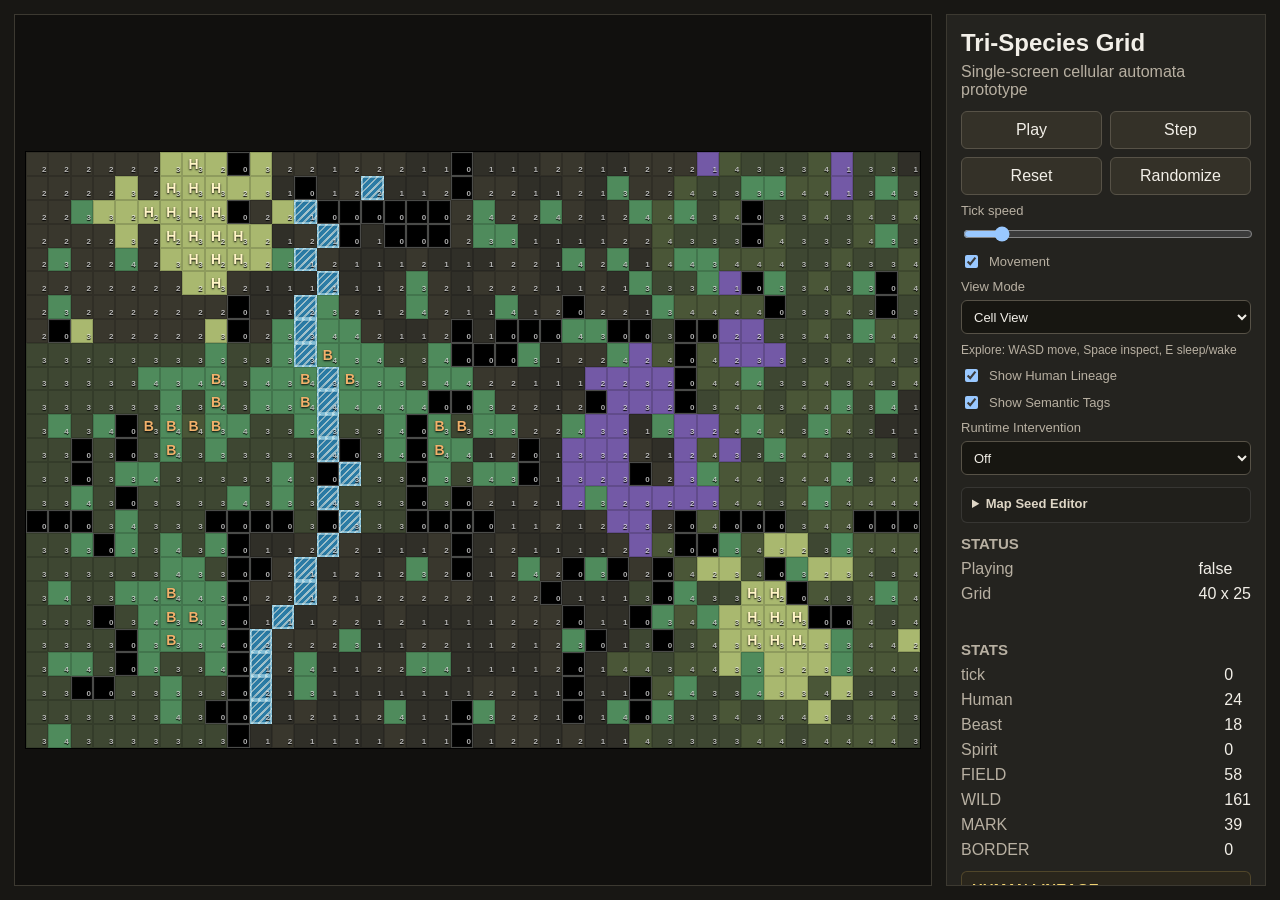
<file: index.html>
<!doctype html>
<html lang="en">
  <head>
    <meta charset="utf-8">
    <meta name="viewport" content="width=device-width, initial-scale=1">
    <title>Tri-Species Cellular World</title>
    <link rel="stylesheet" href="style.css">
  </head>
  <body>
    <main class="app">
      <section class="sim-shell" aria-label="Simulation grid">
        <div id="grid" class="grid"></div>
        <div id="macroOverlay" class="macro-overlay" aria-hidden="true"></div>
        <div id="semanticTagInfoPanel" class="semantic-tag-info-panel" aria-hidden="true"></div>
      </section>

      <aside class="panel" aria-label="Simulation controls and statistics">
        <header>
          <h1>Tri-Species Grid</h1>
          <p>Single-screen cellular automata prototype</p>
        </header>

        <div class="controls">
          <button id="playPause" type="button">Play</button>
          <button id="step" type="button">Step</button>
          <button id="reset" type="button">Reset</button>
          <button id="randomize" type="button">Randomize</button>

          <label class="range-row">
            <span>Tick speed</span>
            <input id="speed" type="range" min="100" max="800" step="20" value="180">
          </label>

          <label class="check-row">
            <input id="movementToggle" type="checkbox" checked>
            <span>Movement</span>
          </label>

          <label class="wide-row">
            <span>View Mode</span>
            <select id="viewMode">
              <option value="cell">Cell View</option>
              <option value="macro">Macro View</option>
              <option value="substrateMacro">Substrate + Macro View</option>
              <option value="explore">Explore View</option>
            </select>
          </label>
          <p class="wide-row explore-help">Explore: WASD move, Space inspect, E sleep/wake</p>

          <label class="check-row wide-row lineage-control">
            <input id="lineageToggle" type="checkbox" checked>
            <span>Show Human Lineage</span>
          </label>

          <label class="check-row wide-row semantic-tags-control">
            <input id="macroOverlayToggle" type="checkbox" checked>
            <span>Show Semantic Tags</span>
          </label>

          <label class="wide-row">
            <span>Runtime Intervention</span>
            <select id="interventionUnit">
              <option value="">Off</option>
              <option value="H">Place Human</option>
              <option value="B">Place Beast</option>
              <option value="S">Place Spirit</option>
            </select>
          </label>
        </div>

        <details class="panel-group map-seed-panel">
          <summary>Map Seed Editor</summary>
          <div class="controls">
            <label class="wide-row">
              <span>Brush</span>
              <select id="mapSeedBrush">
                <option value="">Off</option>
                <option value="H">Human</option>
                <option value="B">Beast</option>
                <option value="S">Spirit</option>
                <option value="mountain">Mountain</option>
                <option value="river">River</option>
                <option value="spring">Spring</option>
                <option value="rot_source">Rot Source</option>
                <option value="great_forest">Great Forest</option>
                <option value="monument">Monument</option>
                <option value="erase">Erase</option>
              </select>
            </label>
            <button id="generateMapSeedPreset" type="button">Generate Random Preset</button>
            <button id="clearMapSeed" type="button">Clear Seed</button>
            <button id="applyMapSeed" type="button">Apply JSON Seed</button>
            <button id="resetFromMapSeed" type="button">Reset From Seed</button>
            <button id="importMapSeed" type="button">Load Current Seed JSON</button>
            <button id="exportMapSeed" type="button">Export Seed JSON</button>
            <label class="wide-row seed-json-row">
              <span>Seed JSON</span>
              <textarea id="mapSeedJson" spellcheck="false"></textarea>
            </label>
          </div>
        </details>

        <section class="performance-status" aria-label="Performance status">
          <h2>Status</h2>
          <dl>
            <dt>Playing</dt><dd id="playingState">false</dd>
            <dt>Grid</dt><dd id="gridSize">40 x 25</dd>
          </dl>
          <p id="statusMessage" class="status-message"></p>
        </section>

        <section class="stats" aria-label="Statistics">
          <h2>Stats</h2>
          <dl id="statsList"></dl>
        </section>

        <section id="lineageStatus" class="lineage-status" aria-label="Human Lineage status">
          <h2>Human Lineage</h2>
          <dl>
            <dt>Lineages</dt><dd id="lineageTotal">0</dd>
            <dt>Active</dt><dd id="lineageActive">0</dd>
            <dt>Collapsed</dt><dd id="lineageCollapsed">0</dd>
            <dt>Descendants</dt><dd id="lineageDescendants">0</dd>
            <dt>Dominant</dt><dd id="lineageDominant">-</dd>
            <dt>Recent Event</dt><dd id="lineageRecentEvent">-</dd>
          </dl>
        </section>

        <section id="polityStatus" class="lineage-status" aria-label="Human Polity status">
          <h2>Human Polity</h2>
          <dl>
            <dt>Polities</dt><dd id="polityTotal">0</dd>
            <dt>Active</dt><dd id="polityActive">0</dd>
            <dt>Pressured</dt><dd id="polityPressured">0</dd>
            <dt>Seatless</dt><dd id="politySeatless">0</dd>
            <dt>Villages</dt><dd id="polityVillages">0</dd>
            <dt>Outposts</dt><dd id="polityOutposts">0</dd>
            <dt>Dominant</dt><dd id="polityDominant">-</dd>
            <dt>Recent Event</dt><dd id="polityRecentEvent">-</dd>
          </dl>
        </section>

        <details class="panel-group">
          <summary>Initial Settings</summary>
          <div class="controls">
            <button id="applyInitialSettings" type="button">Apply Initial Settings</button>

            <label class="wide-row">
              <span>Preset</span>
              <select id="presetSelect">
                <option value="balanced">Balanced Asymmetric Ecology Test</option>
                <option value="noSpirit">No Spirit Control</option>
                <option value="humanExpansion">Human Expansion Test</option>
                <option value="humanMigration">Human Migration Test</option>
                <option value="beastDispersion">Beast Dispersion Test</option>
                <option value="spiritOutbreak">Spirit Outbreak Test</option>
              </select>
            </label>

            <label>
              <span>Initial Humans</span>
              <input id="humanCount" type="number" min="0" max="300" value="24">
            </label>

            <label>
              <span>Initial Beasts</span>
              <input id="beastCount" type="number" min="0" max="300" value="18">
            </label>

            <label>
              <span>Initial Spirits active units</span>
              <input id="spiritCount" type="number" min="0" max="200" value="0">
            </label>

            <label>
              <span>Initial FIELD patches</span>
              <input id="fieldPatchCount" type="number" min="0" max="20" value="3">
            </label>

            <label>
              <span>Initial WILD patches</span>
              <input id="wildPatchCount" type="number" min="0" max="20" value="5">
            </label>

            <label>
              <span>Initial MARK patches latent traces</span>
              <input id="markPatchCount" type="number" min="0" max="20" value="2">
            </label>

            <label>
              <span>Initial BLOCK count</span>
              <input id="blockCount" type="number" min="0" max="120" value="20">
            </label>

            <label>
              <span>Random seed</span>
              <input id="randomSeed" type="number" min="0" max="2147483647" value="">
            </label>

            <p class="initial-note">In V0.6, Spirits can start at 0. MARK traces may still allow Spirits to manifest later.</p>
          </div>
        </details>

        <details class="panel-group">
          <summary>Advanced / Debug</summary>
          <div class="controls">
            <label>
            <span>Overcrowding</span>
            <input id="overcrowding" type="number" min="3" max="8" value="6">
            </label>

            <label>
            <span>Keyframe every</span>
            <input id="keyframeEvery" type="number" min="1" max="500" value="25">
            </label>

            <button id="exportSnapshot" type="button">Export Snapshot JSON</button>
          </div>
        </details>

        <details class="panel-group recording-status" aria-label="Recording status">
          <summary>Recording</summary>
          <div class="controls">
            <button id="startRecording" type="button">Start Recording</button>
            <button id="stopRecording" type="button">Stop Recording</button>
            <button id="exportRecording" type="button">Export Recording JSON</button>
            <button id="inspectCurrentPlaces" type="button">Inspect Current Places</button>
            <button id="exportProtoCultureSummary" type="button">Export Proto-Culture Summary JSON</button>
            <button id="clearRecording" type="button">Clear Recording</button>
          </div>
          <dl>
            <dt>Status</dt><dd id="recordingState">OFF</dd>
            <dt>Recorded frames</dt><dd id="recordedFrames">0</dd>
            <dt>Keyframes</dt><dd id="recordedKeyframes">0</dd>
          </dl>
        </details>

        <details class="panel-group recording-status" aria-label="Macro timeline status">
          <summary>Macro Timeline</summary>
          <div class="controls">
            <button id="startMacroTimeline" type="button">Start Macro Timeline</button>
            <button id="stopMacroTimeline" type="button">Stop Macro Timeline</button>
            <button id="exportMacroTimeline" type="button">Export Macro Timeline JSON</button>
            <button id="clearMacroTimeline" type="button">Clear Macro Timeline</button>
          </div>
          <dl>
            <dt>Status</dt><dd id="macroTimelineState">OFF</dd>
            <dt>Frames</dt><dd id="macroTimelineFrames">0</dd>
            <dt>Analysis frames</dt><dd id="macroTimelineAnalysisFrames">0</dd>
          </dl>
        </details>

        <details class="panel-group legend" aria-label="Legend">
          <summary>Legend</summary>
          <h3>Population evolution</h3>
          <div class="legend-grid">
            <span class="swatch population-human-core"></span><span>Human settlement shape core / body / memory</span>
            <span class="swatch population-beast-core"></span><span>Beast wild range core / body / memory</span>
            <span class="swatch population-spirit-core"></span><span>Spirit corrosion core / scar / memory</span>
          </div>
          <h3>Human Lineage</h3>
          <div class="legend-grid">
            <span class="swatch lineage-human-origin"></span><span>origin marker</span>
            <span class="swatch lineage-human-current"></span><span>current dominant lineage centroid</span>
            <span class="swatch lineage-human-path"></span><span>recent centroid path / descendant link</span>
            <span class="swatch lineage-human-memory"></span><span>faded Human settlement memory</span>
          </div>
          <h3>Points of Interest</h3>
          <div class="legend-grid">
            <span class="swatch poi-monument"></span><span>monument: Human/FIELD memory support</span>
            <span class="swatch poi-great-forest"></span><span>great forest: Beast/WILD habitat and origin</span>
            <span class="swatch poi-rot-source"></span><span>rot source: core / inner ring / contested outer ring</span>
            <span class="swatch poi-spring"></span><span>spring: neutral fertility amplifier; Spring center is a blocked source</span>
          </div>
          <h3>Terrain material</h3>
          <div class="legend-grid">
            <span class="swatch terrain-empty"></span><span>. EMPTY low-level ground</span>
            <span class="swatch terrain-field"></span><span>F FIELD muted in Macro View</span>
            <span class="swatch terrain-wild"></span><span>W WILD muted in Macro View</span>
            <span class="swatch terrain-mark"></span><span>M MARK/scar texture</span>
          </div>
          <h3>Geography / Regional substrate</h3>
          <div class="legend-grid">
            <span class="swatch region-basin"></span><span>basin</span>
            <span class="swatch region-refuge"></span><span>refuge</span>
            <span class="swatch region-hollow"></span><span>hollow</span>
            <span class="swatch region-none"></span><span>ordinary; mainly Substrate + Macro View</span>
          </div>
          <h3>Macro aids</h3>
          <div class="legend-grid">
            <span class="swatch terrain-border"></span><span>X BORDER</span>
            <span class="swatch terrain-block"></span><span># BLOCK</span>
            <span class="swatch swatch-frontier"></span><span>frontier</span>
            <span class="swatch swatch-route"></span><span>route aid, not a POI/resource</span>
          </div>
          <h3>Debug icons</h3>
          <div class="legend-grid">
            <span>H+ / H core</span><span>settlement debug marker</span>
            <span>W range</span><span>Beast recovery debug marker</span>
            <span>S wave / S scar</span><span>Spirit debug marker</span>
            <span>route / edge</span><span>migration or frontier debug marker</span>
          </div>
          <div class="unit-legend">
            <strong>H</strong> Human
            <strong>B</strong> Beast
            <strong>S</strong> Spirit
          </div>
        </details>
      </aside>
    </main>

    <script src="sim.js"></script>
  </body>
</html>
</file>
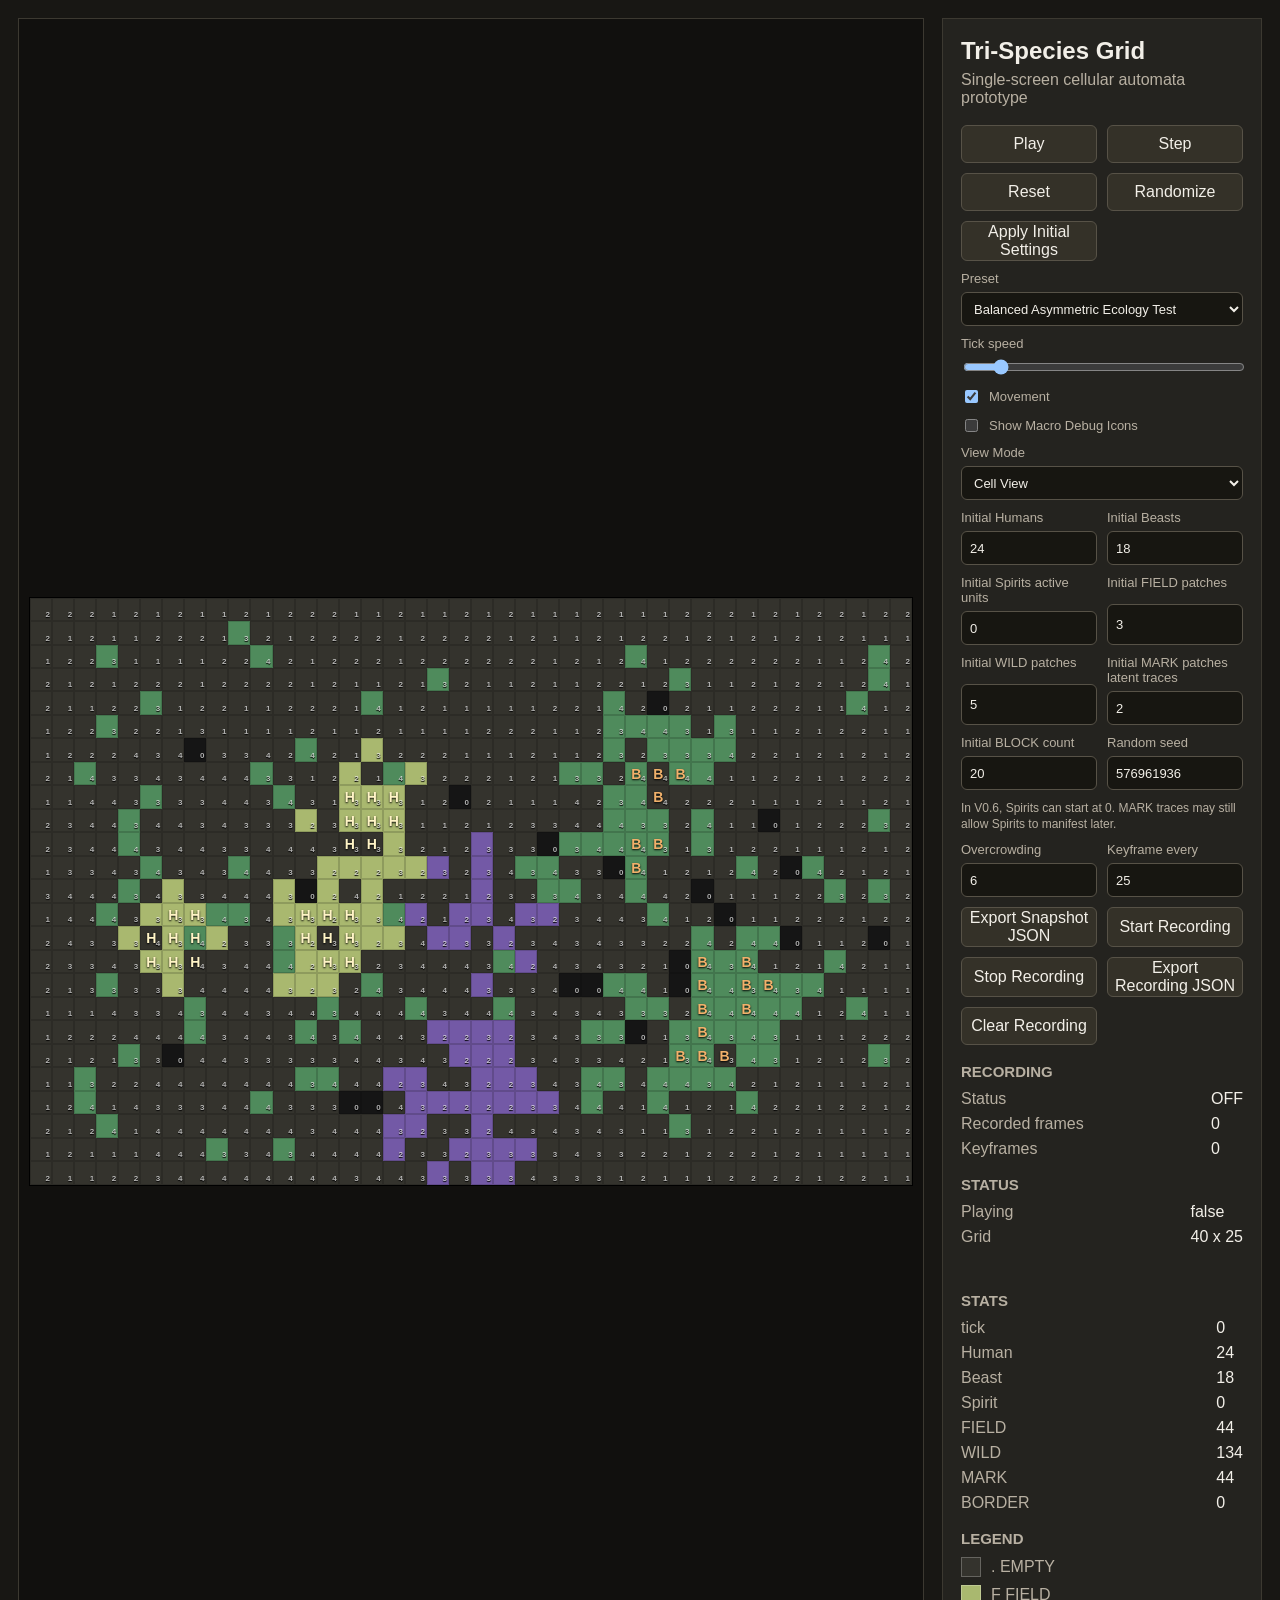
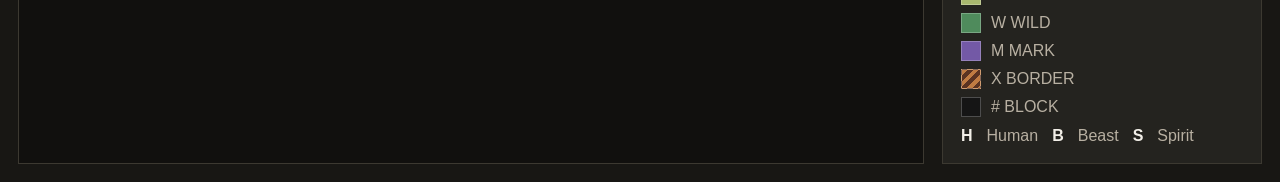
<file: Docs/Backups/TRI_SPECIES_WORLD_SIM_V0_9_3_STABLE_MACRO_VIEW_BACKUP_2026-06-10/RootFiles/index.html>
<!doctype html>
<html lang="en">
  <head>
    <meta charset="utf-8">
    <meta name="viewport" content="width=device-width, initial-scale=1">
    <title>Tri-Species Cellular World</title>
    <link rel="stylesheet" href="style.css">
  </head>
  <body>
    <main class="app">
      <section class="sim-shell" aria-label="Simulation grid">
        <div id="grid" class="grid"></div>
        <div id="macroOverlay" class="macro-overlay" aria-hidden="true"></div>
      </section>

      <aside class="panel" aria-label="Simulation controls and statistics">
        <header>
          <h1>Tri-Species Grid</h1>
          <p>Single-screen cellular automata prototype</p>
        </header>

        <div class="controls">
          <button id="playPause" type="button">Play</button>
          <button id="step" type="button">Step</button>
          <button id="reset" type="button">Reset</button>
          <button id="randomize" type="button">Randomize</button>
          <button id="applyInitialSettings" type="button">Apply Initial Settings</button>

          <label class="wide-row">
            <span>Preset</span>
            <select id="presetSelect">
              <option value="balanced">Balanced Asymmetric Ecology Test</option>
              <option value="noSpirit">No Spirit Control</option>
              <option value="humanExpansion">Human Expansion Test</option>
              <option value="humanMigration">Human Migration Test</option>
              <option value="beastDispersion">Beast Dispersion Test</option>
              <option value="spiritOutbreak">Spirit Outbreak Test</option>
            </select>
          </label>

          <label class="range-row">
            <span>Tick speed</span>
            <input id="speed" type="range" min="100" max="800" step="20" value="180">
          </label>

          <label class="check-row">
            <input id="movementToggle" type="checkbox" checked>
            <span>Movement</span>
          </label>

          <label class="check-row">
            <input id="macroOverlayToggle" type="checkbox">
            <span>Show Macro Debug Icons</span>
          </label>

          <label class="wide-row">
            <span>View Mode</span>
            <select id="viewMode">
              <option value="cell">Cell View</option>
              <option value="macro">Macro View</option>
            </select>
          </label>

          <label>
            <span>Initial Humans</span>
            <input id="humanCount" type="number" min="0" max="300" value="24">
          </label>

          <label>
            <span>Initial Beasts</span>
            <input id="beastCount" type="number" min="0" max="300" value="18">
          </label>

          <label>
            <span>Initial Spirits active units</span>
            <input id="spiritCount" type="number" min="0" max="200" value="0">
          </label>

          <label>
            <span>Initial FIELD patches</span>
            <input id="fieldPatchCount" type="number" min="0" max="20" value="3">
          </label>

          <label>
            <span>Initial WILD patches</span>
            <input id="wildPatchCount" type="number" min="0" max="20" value="5">
          </label>

          <label>
            <span>Initial MARK patches latent traces</span>
            <input id="markPatchCount" type="number" min="0" max="20" value="2">
          </label>

          <label>
            <span>Initial BLOCK count</span>
            <input id="blockCount" type="number" min="0" max="120" value="20">
          </label>

          <label>
            <span>Random seed</span>
            <input id="randomSeed" type="number" min="0" max="2147483647" value="">
          </label>

          <p class="initial-note">In V0.6, Spirits can start at 0. MARK traces may still allow Spirits to manifest later.</p>

          <label>
            <span>Overcrowding</span>
            <input id="overcrowding" type="number" min="3" max="8" value="6">
          </label>

          <label>
            <span>Keyframe every</span>
            <input id="keyframeEvery" type="number" min="1" max="500" value="25">
          </label>

          <button id="exportSnapshot" type="button">Export Snapshot JSON</button>
          <button id="startRecording" type="button">Start Recording</button>
          <button id="stopRecording" type="button">Stop Recording</button>
          <button id="exportRecording" type="button">Export Recording JSON</button>
          <button id="clearRecording" type="button">Clear Recording</button>
        </div>

        <section class="recording-status" aria-label="Recording status">
          <h2>Recording</h2>
          <dl>
            <dt>Status</dt><dd id="recordingState">OFF</dd>
            <dt>Recorded frames</dt><dd id="recordedFrames">0</dd>
            <dt>Keyframes</dt><dd id="recordedKeyframes">0</dd>
          </dl>
        </section>

        <section class="performance-status" aria-label="Performance status">
          <h2>Status</h2>
          <dl>
            <dt>Playing</dt><dd id="playingState">false</dd>
            <dt>Grid</dt><dd id="gridSize">40 x 25</dd>
          </dl>
          <p id="statusMessage" class="status-message"></p>
        </section>

        <section class="stats" aria-label="Statistics">
          <h2>Stats</h2>
          <dl id="statsList"></dl>
        </section>

        <section class="legend" aria-label="Legend">
          <h2>Legend</h2>
          <div class="legend-grid">
            <span class="swatch terrain-empty"></span><span>. EMPTY</span>
            <span class="swatch terrain-field"></span><span>F FIELD</span>
            <span class="swatch terrain-wild"></span><span>W WILD</span>
            <span class="swatch terrain-mark"></span><span>M MARK</span>
            <span class="swatch terrain-border"></span><span>X BORDER</span>
            <span class="swatch terrain-block"></span><span># BLOCK</span>
          </div>
          <div class="unit-legend">
            <strong>H</strong> Human
            <strong>B</strong> Beast
            <strong>S</strong> Spirit
          </div>
        </section>
      </aside>
    </main>

    <script src="sim.js"></script>
  </body>
</html>
</file>
<file: style.css>
:root {
  color-scheme: dark;
  --bg: #181714;
  --panel: #24231f;
  --panel-line: #3c3931;
  --text: #f2efe8;
  --muted: #b8b0a2;
  --empty: #34332d;
  --field: #a9b86f;
  --wild: #4f8b5c;
  --mark: #7359a6;
  --border: #c07b42;
  --block: #000;
  --human: #fff4c6;
  --beast: #f1b16b;
  --spirit: #d8c9ff;
}

* {
  box-sizing: border-box;
}

body {
  margin: 0;
  min-height: 100vh;
  background: var(--bg);
  color: var(--text);
  font-family: Arial, Helvetica, sans-serif;
}

button,
input,
select {
  font: inherit;
}

.app {
  display: grid;
  grid-template-columns: minmax(0, 1fr) 320px;
  gap: 14px;
  min-height: 100vh;
  padding: 14px;
}

.sim-shell {
  position: relative;
  position: sticky;
  top: 14px;
  display: flex;
  align-items: center;
  justify-content: center;
  min-width: 0;
  height: calc(100vh - 28px);
  padding: 10px;
  background: #11100e;
  border: 1px solid var(--panel-line);
}

.macro-overlay {
  position: absolute;
  left: 50%;
  top: 50%;
  width: min(calc(100% - 20px), calc((100vh - 56px) * 1.5));
  aspect-ratio: 3 / 2;
  transform: translate(-50%, -50%);
  pointer-events: none;
  z-index: 2;
}

.semantic-tag {
  position: absolute;
  display: grid;
  place-items: center;
  min-width: 26px;
  height: 19px;
  padding: 0 6px;
  border: 1px solid rgba(255, 255, 255, 0.58);
  border-radius: 4px;
  background: rgba(16, 15, 13, 0.76);
  color: #fff7d2;
  font-size: 10px;
  font-weight: 800;
  line-height: 1;
  opacity: 0.88;
  transform: translate(-50%, -50%) scale(0.9);
  box-shadow: 0 2px 6px rgba(0, 0, 0, 0.36);
  text-shadow: 0 1px 1px #000;
  white-space: nowrap;
  pointer-events: auto;
  cursor: pointer;
}

.semantic-tag:focus-visible {
  outline: 2px solid rgba(255, 246, 190, 0.95);
  outline-offset: 2px;
}

.semantic-tag-info-panel {
  position: absolute;
  right: 18px;
  top: 18px;
  z-index: 4;
  display: none;
  width: min(292px, calc(100% - 36px));
  max-height: min(460px, calc(100% - 36px));
  overflow: auto;
  padding: 12px 52px 12px 13px;
  border: 1px solid rgba(244, 232, 198, 0.42);
  border-left: 4px solid rgba(244, 232, 198, 0.72);
  border-radius: 6px;
  background: rgba(18, 17, 15, 0.9);
  color: #f8f0dc;
  font-size: 12px;
  line-height: 1.45;
  white-space: pre-line;
  box-shadow: 0 10px 26px rgba(0, 0, 0, 0.42);
}

.semantic-tag-info-panel.visible {
  display: block;
}

.semantic-tag-info-close {
  position: absolute;
  right: 8px;
  top: 8px;
  min-width: 0;
  padding: 4px 7px;
  border: 1px solid rgba(255, 255, 255, 0.34);
  border-radius: 4px;
  background: rgba(255, 255, 255, 0.1);
  color: #f8f0dc;
  cursor: pointer;
}

.semantic-tag-info-close:hover,
.semantic-tag-info-close:focus-visible {
  background: rgba(255, 255, 255, 0.2);
}

.semantic-tag-info-panel.polity-color-0 {
  border-left-color: rgba(240, 196, 80, 0.95);
}

.semantic-tag-info-panel.polity-color-1 {
  border-left-color: rgba(220, 151, 61, 0.95);
}

.semantic-tag-info-panel.polity-color-2 {
  border-left-color: rgba(74, 188, 172, 0.95);
}

.semantic-tag-info-panel.polity-color-3 {
  border-left-color: rgba(218, 111, 143, 0.95);
}

.semantic-tag-info-panel.polity-color-4 {
  border-left-color: rgba(102, 169, 226, 0.95);
}

.semantic-tag-info-panel.polity-color-5 {
  border-left-color: rgba(147, 197, 74, 0.95);
}

.semantic-tag-info-panel.polity-color-6 {
  border-left-color: rgba(177, 139, 222, 0.95);
}

.semantic-tag-info-panel.polity-color-7 {
  border-left-color: rgba(225, 125, 96, 0.95);
}

.semantic-tag::before {
  content: "";
  position: absolute;
  left: -1px;
  top: -1px;
  bottom: -1px;
  width: 4px;
  border-radius: 4px 0 0 4px;
  background: rgba(255, 255, 255, 0.42);
}

.semantic-tag-human {
  border-color: rgba(255, 221, 87, 0.86);
}

.semantic-tag-lineage {
  border-color: rgba(255, 189, 66, 0.92);
  background: rgba(53, 34, 7, 0.82);
  color: #fff0b2;
}

.semantic-tag-beast {
  border-color: rgba(80, 226, 129, 0.82);
}

.semantic-tag-spirit {
  border-color: rgba(213, 169, 255, 0.86);
}

.semantic-tag-poi {
  border-color: rgba(236, 234, 212, 0.78);
}

.semantic-tag-remnant {
  border-color: rgba(201, 186, 154, 0.78);
  background: rgba(45, 40, 34, 0.82);
  color: #e6d8bd;
}

.semantic-tag-remnant::before {
  background: rgba(201, 186, 154, 0.62);
}

.semantic-tag.polity-color-0 {
  border-color: rgba(240, 196, 80, 0.95);
  box-shadow: inset 4px 0 0 rgba(240, 196, 80, 0.88), 0 2px 6px rgba(0, 0, 0, 0.36);
}

.semantic-tag.polity-color-1 {
  border-color: rgba(220, 151, 61, 0.95);
  box-shadow: inset 4px 0 0 rgba(220, 151, 61, 0.88), 0 2px 6px rgba(0, 0, 0, 0.36);
}

.semantic-tag.polity-color-2 {
  border-color: rgba(74, 188, 172, 0.95);
  box-shadow: inset 4px 0 0 rgba(74, 188, 172, 0.88), 0 2px 6px rgba(0, 0, 0, 0.36);
}

.semantic-tag.polity-color-3 {
  border-color: rgba(218, 111, 143, 0.95);
  box-shadow: inset 4px 0 0 rgba(218, 111, 143, 0.88), 0 2px 6px rgba(0, 0, 0, 0.36);
}

.semantic-tag.polity-color-4 {
  border-color: rgba(102, 169, 226, 0.95);
  box-shadow: inset 4px 0 0 rgba(102, 169, 226, 0.88), 0 2px 6px rgba(0, 0, 0, 0.36);
}

.semantic-tag.polity-color-5 {
  border-color: rgba(147, 197, 74, 0.95);
  box-shadow: inset 4px 0 0 rgba(147, 197, 74, 0.88), 0 2px 6px rgba(0, 0, 0, 0.36);
}

.semantic-tag.polity-color-6 {
  border-color: rgba(177, 139, 222, 0.95);
  box-shadow: inset 4px 0 0 rgba(177, 139, 222, 0.88), 0 2px 6px rgba(0, 0, 0, 0.36);
}

.semantic-tag.polity-color-7 {
  border-color: rgba(225, 125, 96, 0.95);
  box-shadow: inset 4px 0 0 rgba(225, 125, 96, 0.88), 0 2px 6px rgba(0, 0, 0, 0.36);
}

.grid {
  display: grid;
  width: min(100%, calc((100vh - 56px) * 1.5));
  aspect-ratio: 3 / 2;
  border: 1px solid #000;
  background: #000;
}

.grid.explore-view {
  width: min(100%, calc((100vh - 56px) * 1.36));
  aspect-ratio: 15 / 11;
  border-color: rgba(244, 232, 198, 0.42);
  box-shadow: inset 0 0 0 2px rgba(255, 246, 190, 0.08), 0 16px 40px rgba(0, 0, 0, 0.34);
}

.grid.explore-view .cell {
  transition: background-color 140ms ease, transform 140ms ease, box-shadow 140ms ease;
}

.grid.explore-view .terrain-block {
  background:
    linear-gradient(135deg, rgba(255, 255, 255, 0.08) 0 12%, transparent 12% 50%, rgba(0, 0, 0, 0.48) 50% 62%, transparent 62%),
    #000;
  background-size: 7px 7px;
  border-color: rgba(246, 240, 214, 0.54);
  box-shadow: inset 0 0 0 1px rgba(0, 0, 0, 0.9), 0 0 0 1px rgba(255, 245, 191, 0.14);
}

.grid.explore-view .explore-blocker {
  outline: 1px solid rgba(255, 246, 198, 0.38);
  outline-offset: -2px;
}

.cell.player-observer {
  position: relative;
  z-index: 3;
  color: #11100e;
  background: #f8f0dc;
  box-shadow: inset 0 0 0 2px #11100e, 0 0 0 2px rgba(255, 246, 190, 0.95), 0 0 14px rgba(255, 246, 190, 0.5);
  font-weight: 900;
}

.explore-player-marker {
  position: absolute;
  z-index: 5;
  display: grid;
  place-items: center;
  width: 22px;
  height: 22px;
  border: 2px solid #11100e;
  border-radius: 50%;
  background: #f8f0dc;
  color: #11100e;
  font-size: 11px;
  font-weight: 900;
  line-height: 1;
  transform: translate(-50%, -50%);
  pointer-events: none;
  box-shadow: 0 0 0 2px rgba(255, 246, 190, 0.9), 0 0 16px rgba(255, 246, 190, 0.5);
  transition: left 90ms linear, top 90ms linear;
}

.cell.poi-center {
  box-shadow: inset 0 0 0 2px rgba(255, 255, 255, 0.48);
}

.cell.map-river {
  background-image:
    linear-gradient(135deg, rgba(184, 238, 255, 0.72), rgba(52, 142, 188, 0.78)),
    linear-gradient(var(--population-overlay, transparent), var(--population-overlay, transparent)),
    linear-gradient(var(--eco-overlay, transparent), var(--eco-overlay, transparent));
  border-color: rgba(202, 244, 255, 0.48);
  box-shadow: inset 0 0 0 1px rgba(232, 252, 255, 0.38), inset 0 0 10px rgba(18, 91, 130, 0.42);
}

.grid.macro-view .cell.map-river,
.grid.explore-view .cell.map-river {
  background-image:
    repeating-linear-gradient(135deg, rgba(226, 252, 255, 0.70) 0 2px, rgba(72, 158, 202, 0.78) 2px 5px),
    linear-gradient(var(--population-overlay, transparent), var(--population-overlay, transparent)),
    linear-gradient(var(--eco-overlay, transparent), var(--eco-overlay, transparent)),
    linear-gradient(var(--terrain-material, transparent), var(--terrain-material, transparent));
  outline: 1px solid rgba(212, 248, 255, 0.44);
  outline-offset: -2px;
}

.explore-help {
  margin: 0;
  color: var(--muted);
  font-size: 12px;
  line-height: 1.35;
}

.grid.macro-view {
  background: #ded8c9;
}

.grid.substrate-view {
  background: #cec5b2;
}

.cell {
  position: relative;
  display: flex;
  align-items: center;
  justify-content: center;
  min-width: 0;
  min-height: 0;
  border: 1px solid rgba(0, 0, 0, 0.16);
  color: transparent;
  font-size: clamp(8px, 1.15vw, 14px);
  font-weight: 800;
  line-height: 1;
}

.cell::after {
  content: attr(data-fertility);
  position: absolute;
  right: 1px;
  bottom: 1px;
  color: rgba(255, 255, 255, 0.68);
  font-size: 8px;
  font-weight: 700;
  line-height: 1;
  text-shadow: 0 1px 1px #000;
  pointer-events: none;
}

.grid.macro-view .cell,
.grid.substrate-view .cell {
  --region-base: #262620;
  --terrain-material: rgba(255, 255, 255, 0);
  --fertility-tint: rgba(255, 255, 255, 0);
  --eco-overlay: rgba(255, 255, 255, 0);
  --memory-overlay: rgba(255, 255, 255, 0);
  --population-overlay: rgba(255, 255, 255, 0);
  opacity: 1;
  filter: none;
  border-color: rgba(0, 0, 0, 0.10);
  color: transparent;
  background:
    linear-gradient(var(--population-overlay), var(--population-overlay)),
    linear-gradient(var(--memory-overlay), var(--memory-overlay)),
    linear-gradient(var(--eco-overlay), var(--eco-overlay)),
    linear-gradient(var(--terrain-material), var(--terrain-material)),
    linear-gradient(var(--fertility-tint), var(--fertility-tint)),
    var(--region-base);
}

.grid.macro-view .cell::after {
  display: none;
}

.grid.macro-view .region-none {
  --region-base: #e4dfd3;
}

.grid.macro-view .region-basin {
  --region-base: #ebe0c7;
}

.grid.macro-view .region-refuge {
  --region-base: #dce8dd;
}

.grid.macro-view .region-hollow {
  --region-base: #e3ddea;
}

.grid.macro-view .terrain-empty {
  --terrain-material: rgba(255, 255, 255, 0);
}

.grid.macro-view .terrain-field {
  --terrain-material: rgba(178, 166, 52, 0.24);
}

.grid.macro-view .terrain-wild {
  --terrain-material: rgba(45, 149, 76, 0.24);
}

.grid.macro-view .terrain-mark {
  --terrain-material: rgba(112, 55, 185, 0.36);
  background-color: var(--region-base);
  background-image:
    radial-gradient(circle at 28% 30%, rgba(34, 14, 62, 0.18) 0 9%, transparent 10%),
    radial-gradient(circle at 72% 68%, rgba(245, 220, 255, 0.10) 0 7%, transparent 8%),
    repeating-linear-gradient(135deg, transparent 0 5px, rgba(30, 12, 54, 0.10) 5px 6px, transparent 6px 11px),
    linear-gradient(var(--population-overlay), var(--population-overlay)),
    linear-gradient(var(--eco-overlay), var(--eco-overlay)),
    linear-gradient(var(--terrain-material), var(--terrain-material));
}

.grid.macro-view .terrain-border {
  --terrain-material: rgba(198, 112, 44, 0.94);
}

.grid.substrate-view .terrain-empty {
  --terrain-material: rgba(255, 255, 255, 0);
}

.grid.substrate-view .terrain-field {
  --terrain-material: rgba(178, 166, 52, 0.62);
}

.grid.substrate-view .terrain-wild {
  --terrain-material: rgba(45, 149, 76, 0.62);
}

.grid.substrate-view .terrain-mark {
  --terrain-material: rgba(112, 55, 185, 0.78);
  background-image:
    radial-gradient(circle at 28% 30%, rgba(36, 16, 66, 0.30) 0 8%, transparent 9%),
    repeating-linear-gradient(135deg, transparent 0 5px, rgba(30, 12, 54, 0.16) 5px 6px, transparent 6px 11px),
    linear-gradient(var(--population-overlay), var(--population-overlay)),
    linear-gradient(var(--memory-overlay), var(--memory-overlay)),
    linear-gradient(var(--eco-overlay), var(--eco-overlay)),
    linear-gradient(var(--terrain-material), var(--terrain-material)),
    linear-gradient(var(--fertility-tint), var(--fertility-tint)),
    linear-gradient(var(--region-base), var(--region-base));
}

.grid.substrate-view .terrain-border {
  --terrain-material: rgba(198, 112, 44, 0.76);
}

.grid.macro-view .terrain-empty.fertility-0,
.grid.substrate-view .terrain-empty.fertility-0 {
  --fertility-tint: rgba(125, 112, 94, 0.18);
}

.grid.macro-view .terrain-empty.fertility-1,
.grid.substrate-view .terrain-empty.fertility-1 {
  --fertility-tint: rgba(146, 132, 105, 0.14);
}

.grid.macro-view .terrain-empty.fertility-2,
.grid.substrate-view .terrain-empty.fertility-2 {
  --fertility-tint: rgba(168, 151, 98, 0.12);
}

.grid.macro-view .terrain-empty.fertility-3,
.grid.substrate-view .terrain-empty.fertility-3 {
  --fertility-tint: rgba(137, 170, 100, 0.14);
}

.grid.macro-view .terrain-empty.fertility-4,
.grid.substrate-view .terrain-empty.fertility-4 {
  --fertility-tint: rgba(143, 190, 102, 0.18);
}

.grid.macro-view .macro-cell-settlement,
.grid.macro-view .macro-cell-abandoned,
.grid.macro-view .macro-cell-wild,
.grid.macro-view .macro-cell-scar,
.grid.macro-view .macro-cell-frontier,
.grid.macro-view .macro-cell-route {
  opacity: 1;
  filter: none;
  box-shadow: inset 0 -1px 0 rgba(116, 96, 44, 0.32);
}

.grid.macro-view .macro-cell-settlement {
  --eco-overlay: rgba(255, 232, 72, 0.025);
  box-shadow: inset 0 0 0 1px rgba(91, 73, 12, 0.24);
}

.grid.macro-view .macro-cell-abandoned {
  --eco-overlay: rgba(126, 112, 92, 0.025);
  box-shadow: inset 0 0 0 1px rgba(82, 70, 53, 0.22);
}

.grid.macro-view .macro-cell-wild {
  --eco-overlay: rgba(48, 208, 104, 0.025);
  box-shadow: inset 0 0 0 1px rgba(14, 76, 39, 0.24);
}

.grid.macro-view .macro-cell-scar {
  --eco-overlay: rgba(154, 92, 225, 0.025);
  background-color: var(--region-base);
  background-image:
    radial-gradient(circle at 32% 32%, rgba(25, 8, 50, 0.20) 0 8%, transparent 9%),
    repeating-linear-gradient(135deg, transparent 0 5px, rgba(27, 9, 53, 0.12) 5px 6px, transparent 6px 11px),
    linear-gradient(var(--population-overlay), var(--population-overlay)),
    linear-gradient(var(--eco-overlay), var(--eco-overlay)),
    linear-gradient(var(--terrain-material), var(--terrain-material));
  box-shadow: inset 0 0 0 1px rgba(47, 18, 92, 0.38);
}

.grid.macro-view .macro-cell-settlement.macro-soft-edge {
  --eco-overlay: rgba(255, 232, 72, 0.02);
}

.grid.macro-view .macro-cell-abandoned.macro-soft-edge {
  --eco-overlay: rgba(126, 112, 92, 0.02);
}

.grid.macro-view .macro-cell-wild.macro-soft-edge {
  --eco-overlay: rgba(48, 208, 104, 0.02);
}

.grid.macro-view .macro-cell-scar.macro-soft-edge {
  --eco-overlay: rgba(154, 92, 225, 0.015);
}

.grid.macro-view .macro-fringe-settlement {
  --eco-overlay: rgba(255, 232, 72, 0.03);
}

.grid.macro-view .macro-fringe-abandoned {
  --eco-overlay: rgba(126, 112, 92, 0.03);
}

.grid.macro-view .macro-fringe-wild {
  --eco-overlay: rgba(48, 208, 104, 0.03);
}

.grid.macro-view .macro-fringe-scar {
  --eco-overlay: rgba(154, 92, 225, 0);
}

.grid.macro-view .macro-cell-frontier {
  outline: 1px solid rgba(255, 173, 91, 0.9);
  outline-offset: -1px;
}

.grid.macro-view .macro-cell-route {
  background-image:
    linear-gradient(90deg, transparent 0 25%, rgba(116, 96, 44, 0.56) 25% 75%, transparent 75% 100%);
  background-size: 100% 100%;
  box-shadow: inset 0 -1px 0 rgba(116, 96, 44, 0.32);
}

.grid.macro-view .poi-influence {
  box-shadow: inset 0 0 0 1px rgba(255, 255, 255, 0.18);
}

.grid.macro-view .poi-monument.poi-influence {
  background-image:
    radial-gradient(circle at center, rgba(255, 239, 150, 0.20) 0 42%, transparent 48%),
    linear-gradient(var(--population-overlay), var(--population-overlay)),
    linear-gradient(var(--eco-overlay), var(--eco-overlay)),
    linear-gradient(var(--terrain-material), var(--terrain-material));
}

.grid.macro-view .poi-rot-source.poi-influence {
  background-image:
    radial-gradient(circle at center, rgba(44, 13, 78, 0.32) 0 40%, transparent 48%),
    repeating-linear-gradient(135deg, transparent 0 5px, rgba(38, 13, 70, 0.18) 5px 6px, transparent 6px 11px),
    linear-gradient(var(--population-overlay), var(--population-overlay)),
    linear-gradient(var(--eco-overlay), var(--eco-overlay)),
    linear-gradient(var(--terrain-material), var(--terrain-material));
}

.grid.macro-view .poi-spring.poi-influence {
  background-image:
    radial-gradient(circle at center, rgba(92, 211, 232, 0.17) 0 42%, transparent 48%),
    linear-gradient(var(--population-overlay), var(--population-overlay)),
    linear-gradient(var(--eco-overlay), var(--eco-overlay)),
    linear-gradient(var(--terrain-material), var(--terrain-material));
}

.grid.macro-view .poi-great-forest.poi-influence {
  background-image:
    repeating-linear-gradient(90deg, transparent 0 5px, rgba(12, 64, 37, 0.14) 5px 6px, transparent 6px 11px),
    linear-gradient(rgba(22, 104, 58, 0.12), rgba(22, 104, 58, 0.12)),
    linear-gradient(var(--population-overlay), var(--population-overlay)),
    linear-gradient(var(--eco-overlay), var(--eco-overlay)),
    linear-gradient(var(--terrain-material), var(--terrain-material));
}

.grid.macro-view .poi-great-forest-core {
  box-shadow: inset 0 0 0 2px rgba(18, 78, 45, 0.86), inset 0 0 0 5px rgba(102, 194, 115, 0.28);
}

.grid.macro-view .poi-rot-core {
  background-image:
    radial-gradient(circle at center, rgba(19, 4, 35, 0.95) 0 30%, rgba(92, 31, 124, 0.72) 32% 58%, transparent 64%),
    repeating-linear-gradient(135deg, transparent 0 4px, rgba(236, 204, 255, 0.20) 4px 5px, transparent 5px 9px),
    linear-gradient(var(--population-overlay), var(--population-overlay)),
    linear-gradient(var(--eco-overlay), var(--eco-overlay)),
    linear-gradient(var(--terrain-material), var(--terrain-material));
  box-shadow: inset 0 0 0 3px rgba(28, 6, 48, 0.96), inset 0 0 0 5px rgba(222, 181, 255, 0.42);
}

.grid.macro-view .poi-rot-inner {
  box-shadow: inset 0 0 0 2px rgba(49, 8, 83, 0.94), inset 0 0 0 4px rgba(210, 159, 255, 0.34);
}

.grid.macro-view .poi-rot-outer {
  outline: 1px solid rgba(82, 38, 105, 0.42);
  outline-offset: -2px;
}

.grid.macro-view .poi-contested-human {
  box-shadow: inset 0 0 0 1px rgba(255, 226, 75, 0.62);
}

.grid.macro-view .poi-contested-beast {
  outline: 1px solid rgba(87, 214, 113, 0.54);
  outline-offset: -4px;
}

.grid.macro-view .poi-contested-spirit {
  filter: saturate(1.14) contrast(1.08);
}

.grid.macro-view .poi-rot-core.poi-contested-human,
.grid.macro-view .poi-rot-core.poi-contested-beast,
.grid.macro-view .poi-rot-core.poi-contested-spirit {
  box-shadow: inset 0 0 0 3px rgba(28, 6, 48, 0.96), inset 0 0 0 5px rgba(222, 181, 255, 0.42);
  outline: 2px solid rgba(28, 6, 48, 0.88);
  outline-offset: -2px;
}

.grid.macro-view .poi-rot-hardened {
  background-image:
    repeating-linear-gradient(135deg, rgba(36, 5, 55, 0.28) 0 3px, transparent 3px 8px),
    linear-gradient(rgba(82, 18, 116, 0.30), rgba(82, 18, 116, 0.30)),
    linear-gradient(var(--population-overlay), var(--population-overlay)),
    linear-gradient(var(--eco-overlay), var(--eco-overlay)),
    linear-gradient(var(--terrain-material), var(--terrain-material));
  box-shadow: inset 0 0 0 2px rgba(42, 6, 72, 0.96), inset 0 0 0 5px rgba(216, 171, 255, 0.34);
}

.grid.macro-view .poi-rot-core.poi-rot-hardened {
  box-shadow: inset 0 0 0 3px rgba(24, 4, 42, 0.98), inset 0 0 0 5px rgba(232, 188, 255, 0.46);
}

.grid.macro-view .poi-center {
  outline: 2px solid rgba(255, 255, 255, 0.86);
  outline-offset: -3px;
}

.grid.macro-view .poi-center.poi-monument {
  box-shadow: inset 0 0 0 3px rgba(255, 224, 94, 0.82), inset 0 0 0 5px rgba(97, 71, 16, 0.48);
}

.grid.macro-view .poi-center.poi-rot-source {
  box-shadow: inset 0 0 0 3px rgba(56, 20, 97, 0.92), inset 0 0 0 5px rgba(219, 176, 255, 0.34);
}

.grid.macro-view .poi-center.poi-spring {
  background-image:
    radial-gradient(circle at center, rgba(189, 255, 255, 0.96) 0 22%, rgba(59, 194, 230, 0.88) 24% 52%, rgba(18, 84, 118, 0.68) 55% 72%, transparent 76%),
    linear-gradient(var(--population-overlay), var(--population-overlay)),
    linear-gradient(var(--eco-overlay), var(--eco-overlay)),
    linear-gradient(var(--terrain-material), var(--terrain-material));
  box-shadow: inset 0 0 0 3px rgba(28, 151, 199, 0.94), inset 0 0 0 5px rgba(9, 60, 88, 0.62);
}

.grid.macro-view .poi-center.poi-great-forest {
  box-shadow: inset 0 0 0 3px rgba(19, 88, 49, 0.94), inset 0 0 0 5px rgba(127, 210, 116, 0.46);
}

.grid.macro-view .memory-human-faint {
  --memory-overlay: rgba(214, 177, 54, 0.10);
}

.grid.macro-view .memory-human-strong {
  --memory-overlay: rgba(214, 177, 54, 0.18);
  box-shadow: inset 0 0 0 1px rgba(181, 142, 32, 0.18);
}

.grid.macro-view .memory-beast-faint {
  --memory-overlay: rgba(36, 142, 75, 0.10);
}

.grid.macro-view .memory-beast-strong {
  --memory-overlay: rgba(36, 142, 75, 0.18);
  box-shadow: inset 0 0 0 1px rgba(26, 102, 56, 0.18);
}

.grid.macro-view .memory-rot-faint {
  --memory-overlay: rgba(116, 60, 161, 0.12);
}

.grid.macro-view .memory-rot-strong {
  --memory-overlay: rgba(116, 60, 161, 0.22);
  box-shadow: inset 0 0 0 1px rgba(83, 34, 122, 0.22);
}

.grid.macro-view .memory-fertile-faint {
  --memory-overlay: rgba(76, 164, 180, 0.08);
}

.grid.macro-view .memory-fertile-strong {
  --memory-overlay: rgba(76, 164, 180, 0.15);
}

.grid.macro-view .memory-conflict-faint {
  --memory-overlay: rgba(178, 92, 56, 0.08);
  outline: 1px dashed rgba(178, 92, 56, 0.24);
  outline-offset: -3px;
}

.grid.macro-view .memory-conflict-strong {
  --memory-overlay: rgba(178, 92, 56, 0.14);
  outline: 1px dashed rgba(178, 92, 56, 0.42);
  outline-offset: -3px;
}

.grid.macro-view .population-human-core {
  --population-overlay: rgba(255, 231, 82, 0.78);
  box-shadow: inset 0 0 0 1px rgba(122, 98, 15, 0.58), inset 0 -2px 0 rgba(255, 246, 151, 0.50);
}

.grid.macro-view .population-human-body {
  --population-overlay: rgba(255, 231, 82, 0.54);
}

.grid.macro-view .population-human-edge {
  --population-overlay: rgba(255, 231, 82, 0.32);
}

.grid.macro-view .population-human-memory {
  --population-overlay: rgba(255, 231, 82, 0.16);
}

.grid.macro-view .population-beast-core {
  --population-overlay: rgba(35, 210, 105, 0.76);
  box-shadow: inset 0 0 0 1px rgba(8, 92, 43, 0.58), inset 0 -2px 0 rgba(138, 247, 162, 0.46);
}

.grid.macro-view .population-beast-body {
  --population-overlay: rgba(35, 210, 105, 0.52);
}

.grid.macro-view .population-beast-edge {
  --population-overlay: rgba(35, 210, 105, 0.30);
}

.grid.macro-view .population-beast-memory {
  --population-overlay: rgba(35, 210, 105, 0.15);
}

.grid.macro-view .population-spirit-core {
  --population-overlay: rgba(151, 75, 232, 0.82);
  box-shadow: inset 0 0 0 1px rgba(54, 18, 102, 0.82), inset 0 0 0 2px rgba(232, 204, 255, 0.22);
}

.grid.macro-view .population-spirit-body {
  --population-overlay: rgba(151, 75, 232, 0.58);
}

.grid.macro-view .population-spirit-edge {
  --population-overlay: rgba(151, 75, 232, 0.36);
}

.grid.macro-view .population-spirit-memory {
  --population-overlay: rgba(151, 75, 232, 0.20);
}

.grid.macro-view .lineage-human-memory {
  --memory-overlay: rgba(222, 155, 45, 0.16);
  outline: 1px solid rgba(132, 83, 12, 0.42);
  outline-offset: -3px;
}

.grid.macro-view .lineage-human-path {
  --memory-overlay: rgba(232, 165, 49, 0.14);
  box-shadow: inset 0 0 0 1px rgba(112, 68, 12, 0.34), inset 0 -4px 0 rgba(247, 185, 69, 0.58);
}

.grid.macro-view .lineage-human-descendant-link {
  --memory-overlay: rgba(255, 185, 64, 0.18);
  box-shadow: inset 0 0 0 2px rgba(92, 58, 24, 0.54), inset 0 -4px 0 rgba(255, 205, 91, 0.66);
}

.grid.macro-view .lineage-human-origin {
  background-image:
    radial-gradient(circle at 28% 28%, rgba(68, 38, 8, 0.95) 0 16%, rgba(255, 216, 103, 0.72) 18% 25%, transparent 27%),
    linear-gradient(var(--population-overlay), var(--population-overlay)),
    linear-gradient(var(--memory-overlay), var(--memory-overlay)),
    linear-gradient(var(--eco-overlay), var(--eco-overlay)),
    linear-gradient(var(--terrain-material), var(--terrain-material)),
    linear-gradient(var(--fertility-tint), var(--fertility-tint)),
    var(--region-base);
}

.grid.macro-view .lineage-human-current {
  background-image:
    radial-gradient(circle at center, rgba(255, 255, 199, 0.98) 0 18%, rgba(121, 85, 20, 0.82) 20% 31%, transparent 34%),
    linear-gradient(var(--population-overlay), var(--population-overlay)),
    linear-gradient(var(--memory-overlay), var(--memory-overlay)),
    linear-gradient(var(--eco-overlay), var(--eco-overlay)),
    linear-gradient(var(--terrain-material), var(--terrain-material)),
    linear-gradient(var(--fertility-tint), var(--fertility-tint)),
    var(--region-base);
}

.grid.macro-view .terrain-block {
  opacity: 1;
  filter: none;
  background:
    linear-gradient(135deg, rgba(255, 255, 255, 0.08) 0 12%, transparent 12% 50%, rgba(0, 0, 0, 0.46) 50% 62%, transparent 62%),
    #000;
  background-size: 7px 7px;
  border-color: rgba(242, 238, 218, 0.5);
  box-shadow: inset 0 0 0 1px rgba(0, 0, 0, 0.8), 0 0 0 1px rgba(0, 0, 0, 0.35);
}

.grid.substrate-view .region-basin {
  --region-base: #d6c27e;
  background-image:
    linear-gradient(var(--population-overlay), var(--population-overlay)),
    linear-gradient(var(--memory-overlay), var(--memory-overlay)),
    linear-gradient(var(--eco-overlay), var(--eco-overlay)),
    linear-gradient(var(--terrain-material), var(--terrain-material)),
    linear-gradient(var(--fertility-tint), var(--fertility-tint)),
    linear-gradient(135deg, rgba(255, 238, 130, 0.16) 0 25%, transparent 25% 100%),
    linear-gradient(var(--region-base), var(--region-base));
  background-size: 6px 6px;
  box-shadow: inset 0 0 0 1px rgba(255, 231, 113, 0.4);
}

.grid.substrate-view .region-refuge {
  --region-base: #96c4a3;
  background-image:
    linear-gradient(var(--population-overlay), var(--population-overlay)),
    linear-gradient(var(--memory-overlay), var(--memory-overlay)),
    linear-gradient(var(--eco-overlay), var(--eco-overlay)),
    linear-gradient(var(--terrain-material), var(--terrain-material)),
    linear-gradient(var(--fertility-tint), var(--fertility-tint)),
    radial-gradient(circle at center, rgba(138, 255, 164, 0.18) 0 26%, transparent 30%),
    linear-gradient(var(--region-base), var(--region-base));
  background-size: 7px 7px;
  box-shadow: inset 0 0 0 1px rgba(104, 230, 143, 0.4);
}

.grid.substrate-view .region-hollow {
  --region-base: #b9a4ce;
  background-image:
    linear-gradient(var(--population-overlay), var(--population-overlay)),
    linear-gradient(var(--eco-overlay), var(--eco-overlay)),
    linear-gradient(var(--terrain-material), var(--terrain-material)),
    linear-gradient(var(--fertility-tint), var(--fertility-tint)),
    linear-gradient(45deg, rgba(215, 170, 255, 0.15) 0 18%, transparent 18% 50%, rgba(215, 170, 255, 0.11) 50% 62%, transparent 62%),
    linear-gradient(var(--region-base), var(--region-base));
  background-size: 8px 8px;
  box-shadow: inset 0 0 0 1px rgba(205, 158, 255, 0.43);
}

.grid.substrate-view .region-none {
  --region-base: #d7d1c2;
}

.grid.substrate-view .screen-edge-west {
  border-left-color: rgba(255, 245, 191, 0.42);
}

.grid.substrate-view .screen-edge-east {
  border-right-color: rgba(255, 245, 191, 0.42);
}

.grid.substrate-view .screen-edge-north {
  border-top-color: rgba(255, 245, 191, 0.42);
}

.grid.substrate-view .screen-edge-south {
  border-bottom-color: rgba(255, 245, 191, 0.42);
}

.grid.substrate-view .macro-cell-settlement,
.grid.substrate-view .macro-cell-abandoned,
.grid.substrate-view .macro-cell-wild,
.grid.substrate-view .macro-cell-scar {
  background-blend-mode: normal;
}

.grid.substrate-view .macro-cell-settlement {
  --eco-overlay: rgba(238, 214, 89, 0.30);
}

.grid.substrate-view .macro-cell-abandoned {
  --eco-overlay: rgba(142, 126, 104, 0.24);
}

.grid.substrate-view .macro-cell-wild {
  --eco-overlay: rgba(55, 185, 108, 0.28);
}

.grid.substrate-view .macro-cell-scar {
  --eco-overlay: rgba(132, 96, 190, 0.28);
}

.grid.substrate-view .macro-cell-settlement.macro-soft-edge {
  --eco-overlay: rgba(238, 214, 89, 0.20);
}

.grid.substrate-view .macro-cell-abandoned.macro-soft-edge {
  --eco-overlay: rgba(142, 126, 104, 0.17);
}

.grid.substrate-view .macro-cell-wild.macro-soft-edge {
  --eco-overlay: rgba(55, 185, 108, 0.19);
}

.grid.substrate-view .macro-cell-scar.macro-soft-edge {
  --eco-overlay: rgba(132, 96, 190, 0.19);
}

.grid.substrate-view .macro-fringe-settlement {
  --eco-overlay: rgba(200, 182, 91, 0.16);
}

.grid.substrate-view .macro-fringe-abandoned {
  --eco-overlay: rgba(127, 113, 96, 0.14);
}

.grid.substrate-view .macro-fringe-wild {
  --eco-overlay: rgba(47, 163, 102, 0.16);
}

.grid.substrate-view .macro-fringe-scar {
  --eco-overlay: rgba(110, 82, 165, 0.16);
}

.grid.substrate-view .poi-influence {
  box-shadow: inset 0 0 0 1px rgba(255, 255, 255, 0.20);
}

.grid.substrate-view .poi-monument.poi-influence {
  --eco-overlay: rgba(255, 226, 102, 0.18);
}

.grid.substrate-view .poi-rot-source.poi-influence {
  --eco-overlay: rgba(98, 43, 142, 0.18);
}

.grid.substrate-view .poi-spring.poi-influence {
  --eco-overlay: rgba(70, 204, 230, 0.17);
}

.grid.substrate-view .poi-great-forest.poi-influence {
  --eco-overlay: rgba(35, 113, 62, 0.20);
}

.grid.substrate-view .poi-great-forest-core {
  box-shadow: inset 0 0 0 2px rgba(18, 82, 44, 0.78), inset 0 0 0 5px rgba(104, 189, 104, 0.22);
}

.grid.substrate-view .poi-rot-core {
  box-shadow: inset 0 0 0 3px rgba(27, 5, 49, 0.92), inset 0 0 0 5px rgba(215, 169, 255, 0.30);
}

.grid.substrate-view .poi-rot-inner {
  box-shadow: inset 0 0 0 2px rgba(65, 18, 94, 0.72);
}

.grid.substrate-view .poi-rot-hardened {
  background-image:
    repeating-linear-gradient(135deg, rgba(41, 8, 61, 0.22) 0 3px, transparent 3px 8px),
    linear-gradient(rgba(88, 21, 123, 0.22), rgba(88, 21, 123, 0.22)),
    linear-gradient(var(--population-overlay), var(--population-overlay)),
    linear-gradient(var(--eco-overlay), var(--eco-overlay)),
    linear-gradient(var(--terrain-material), var(--terrain-material));
  box-shadow: inset 0 0 0 2px rgba(48, 9, 78, 0.84), inset 0 0 0 5px rgba(207, 159, 255, 0.22);
}

.grid.substrate-view .poi-rot-outer {
  outline: 1px solid rgba(88, 43, 112, 0.36);
  outline-offset: -2px;
}

.grid.substrate-view .poi-center {
  outline: 2px solid rgba(255, 255, 255, 0.82);
  outline-offset: -3px;
}

.grid.macro-view .terrain-block.poi-influence,
.grid.macro-view .terrain-block.poi-center,
.grid.macro-view .terrain-block.poi-rot-core,
.grid.macro-view .terrain-block.poi-rot-inner,
.grid.macro-view .terrain-block.poi-rot-outer,
.grid.macro-view .terrain-block.poi-rot-hardened,
.grid.macro-view .terrain-block.poi-great-forest-core,
.grid.substrate-view .terrain-block.poi-influence,
.grid.substrate-view .terrain-block.poi-center,
.grid.substrate-view .terrain-block.poi-rot-core,
.grid.substrate-view .terrain-block.poi-rot-inner,
.grid.substrate-view .terrain-block.poi-rot-outer,
.grid.substrate-view .terrain-block.poi-rot-hardened,
.grid.substrate-view .terrain-block.poi-great-forest-core {
  background: #000;
  background-image: linear-gradient(135deg, rgba(0, 0, 0, 0.98), rgba(18, 18, 18, 0.98));
  box-shadow: inset 0 0 0 1px rgba(255, 255, 255, 0.09), inset 0 0 0 999px rgba(0, 0, 0, 0.34);
  outline: none;
  filter: none;
}

.grid.substrate-view .population-human-core {
  --population-overlay: rgba(255, 231, 82, 0.16);
}

.grid.substrate-view .memory-human-faint {
  --memory-overlay: rgba(214, 177, 54, 0.05);
}

.grid.substrate-view .memory-human-strong {
  --memory-overlay: rgba(214, 177, 54, 0.09);
}

.grid.substrate-view .memory-beast-faint {
  --memory-overlay: rgba(36, 142, 75, 0.05);
}

.grid.substrate-view .memory-beast-strong {
  --memory-overlay: rgba(36, 142, 75, 0.09);
}

.grid.substrate-view .memory-rot-faint {
  --memory-overlay: rgba(116, 60, 161, 0.06);
}

.grid.substrate-view .memory-rot-strong {
  --memory-overlay: rgba(116, 60, 161, 0.11);
}

.grid.substrate-view .memory-fertile-faint {
  --memory-overlay: rgba(76, 164, 180, 0.04);
}

.grid.substrate-view .memory-fertile-strong {
  --memory-overlay: rgba(76, 164, 180, 0.08);
}

.grid.substrate-view .memory-conflict-faint {
  --memory-overlay: rgba(178, 92, 56, 0.04);
  outline: 1px dashed rgba(178, 92, 56, 0.16);
  outline-offset: -3px;
}

.grid.substrate-view .memory-conflict-strong {
  --memory-overlay: rgba(178, 92, 56, 0.07);
  outline: 1px dashed rgba(178, 92, 56, 0.28);
  outline-offset: -3px;
}

.grid.substrate-view .population-human-body {
  --population-overlay: rgba(255, 231, 82, 0.11);
}

.grid.substrate-view .population-human-edge {
  --population-overlay: rgba(255, 231, 82, 0.07);
}

.grid.substrate-view .population-human-memory {
  --population-overlay: rgba(255, 231, 82, 0.04);
}

.grid.substrate-view .population-beast-core {
  --population-overlay: rgba(35, 210, 105, 0.16);
}

.grid.substrate-view .population-beast-body {
  --population-overlay: rgba(35, 210, 105, 0.11);
}

.grid.substrate-view .population-beast-edge {
  --population-overlay: rgba(35, 210, 105, 0.07);
}

.grid.substrate-view .population-beast-memory {
  --population-overlay: rgba(35, 210, 105, 0.04);
}

.grid.substrate-view .population-spirit-core {
  --population-overlay: rgba(151, 75, 232, 0.16);
}

.grid.substrate-view .population-spirit-body {
  --population-overlay: rgba(151, 75, 232, 0.11);
}

.grid.substrate-view .population-spirit-edge {
  --population-overlay: rgba(151, 75, 232, 0.07);
}

.grid.substrate-view .population-spirit-memory {
  --population-overlay: rgba(151, 75, 232, 0.04);
}

.grid.substrate-view .lineage-human-memory {
  --memory-overlay: rgba(222, 155, 45, 0.10);
  outline: 1px solid rgba(122, 82, 18, 0.30);
  outline-offset: -3px;
}

.grid.substrate-view .lineage-human-path {
  --memory-overlay: rgba(232, 165, 49, 0.10);
  box-shadow: inset 0 0 0 1px rgba(112, 68, 12, 0.24), inset 0 -3px 0 rgba(247, 185, 69, 0.42);
}

.grid.substrate-view .lineage-human-descendant-link {
  --memory-overlay: rgba(255, 185, 64, 0.12);
  box-shadow: inset 0 0 0 2px rgba(92, 58, 24, 0.36), inset 0 -3px 0 rgba(244, 186, 80, 0.42);
}

.grid.substrate-view .lineage-human-origin {
  background-image:
    radial-gradient(circle at 28% 28%, rgba(68, 38, 8, 0.80) 0 16%, rgba(255, 216, 103, 0.50) 18% 25%, transparent 27%),
    linear-gradient(var(--population-overlay), var(--population-overlay)),
    linear-gradient(var(--memory-overlay), var(--memory-overlay)),
    linear-gradient(var(--eco-overlay), var(--eco-overlay)),
    linear-gradient(var(--terrain-material), var(--terrain-material)),
    linear-gradient(var(--fertility-tint), var(--fertility-tint)),
    var(--region-base);
}

.grid.substrate-view .lineage-human-current {
  background-image:
    radial-gradient(circle at center, rgba(255, 255, 199, 0.88) 0 18%, rgba(121, 85, 20, 0.62) 20% 31%, transparent 34%),
    linear-gradient(var(--population-overlay), var(--population-overlay)),
    linear-gradient(var(--memory-overlay), var(--memory-overlay)),
    linear-gradient(var(--eco-overlay), var(--eco-overlay)),
    linear-gradient(var(--terrain-material), var(--terrain-material)),
    linear-gradient(var(--fertility-tint), var(--fertility-tint)),
    var(--region-base);
}

.grid.substrate-view .terrain-block {
  opacity: 1;
  filter: none;
  background:
    repeating-linear-gradient(135deg, rgba(255, 255, 255, 0.08) 0 2px, transparent 2px 5px),
    #000;
  border-color: rgba(244, 239, 214, 0.58);
  box-shadow: inset 0 0 0 1px rgba(0, 0, 0, 0.85), 0 0 0 1px rgba(255, 245, 191, 0.18);
}

.cell[data-unit="H"] {
  color: var(--human);
  text-shadow: 0 1px 2px #000;
}

.cell[data-unit="B"] {
  color: var(--beast);
  text-shadow: 0 1px 2px #000;
}

.cell[data-unit="S"] {
  color: var(--spirit);
  text-shadow: 0 1px 2px #000;
}

.grid.macro-view .cell[data-unit],
.grid.substrate-view .cell[data-unit] {
  color: transparent;
  text-shadow: none;
}

.terrain-empty {
  background: var(--empty);
}

.terrain-empty.fertility-0 {
  background: #25231f;
}

.terrain-empty.fertility-1 {
  background: #302f28;
}

.terrain-empty.fertility-2 {
  background: #39372d;
}

.terrain-empty.fertility-3 {
  background: #3e4732;
}

.terrain-empty.fertility-4 {
  background: #4a5637;
}

.terrain-field {
  background: var(--field);
}

.terrain-wild {
  background: var(--wild);
}

.terrain-mark {
  background: var(--mark);
}

.terrain-border {
  background: repeating-linear-gradient(
    135deg,
    var(--border),
    var(--border) 4px,
    #5b3322 4px,
    #5b3322 8px
  );
}

.terrain-block {
  background: var(--block);
  border-color: rgba(230, 232, 226, 0.32);
  box-shadow: inset 0 0 0 1px rgba(10, 10, 10, 0.75);
}

.map-seed-panel textarea {
  width: 100%;
  min-height: 150px;
  max-height: 260px;
  resize: vertical;
  font-family: ui-monospace, SFMono-Regular, Consolas, "Liberation Mono", monospace;
  font-size: 11px;
  line-height: 1.35;
}

.seed-json-row {
  align-items: stretch;
}

.cell.map-river,
.grid.macro-view .cell.map-river,
.grid.explore-view .cell.map-river,
.grid.substrate-view .cell.map-river {
  background:
    repeating-linear-gradient(135deg, rgba(226, 252, 255, 0.72) 0 2px, rgba(52, 142, 188, 0.82) 2px 5px),
    linear-gradient(rgba(27, 96, 136, 0.58), rgba(27, 96, 136, 0.58));
  border-color: rgba(202, 244, 255, 0.54);
  box-shadow: inset 0 0 0 1px rgba(232, 252, 255, 0.46), inset 0 0 10px rgba(18, 91, 130, 0.46);
}

.panel {
  display: flex;
  flex-direction: column;
  gap: 12px;
  min-width: 0;
  max-height: calc(100vh - 28px);
  overflow-y: auto;
  padding: 14px;
  background: var(--panel);
  border: 1px solid var(--panel-line);
}

h1,
h2,
p {
  margin: 0;
}

h1 {
  font-size: 24px;
}

h2 {
  font-size: 15px;
  text-transform: uppercase;
  letter-spacing: 0;
  color: var(--muted);
}

h3 {
  margin: 6px 0 0;
  font-size: 12px;
  letter-spacing: 0;
  color: #ded6c6;
}

header p {
  margin-top: 6px;
  color: var(--muted);
}

.controls {
  display: grid;
  grid-template-columns: 1fr 1fr;
  gap: 8px;
}

button {
  min-height: 38px;
  border: 1px solid #575247;
  border-radius: 6px;
  background: #343128;
  color: var(--text);
  cursor: pointer;
}

button:hover {
  background: #454034;
}

label {
  display: grid;
  gap: 6px;
  color: var(--muted);
  font-size: 13px;
}

input[type="number"] {
  width: 100%;
  min-height: 34px;
  border: 1px solid #575247;
  border-radius: 6px;
  padding: 0 8px;
  background: #171611;
  color: var(--text);
}

.range-row,
.check-row,
.wide-row,
.initial-note {
  grid-column: 1 / -1;
}

select {
  width: 100%;
  min-height: 34px;
  border: 1px solid #575247;
  border-radius: 6px;
  padding: 0 8px;
  background: #171611;
  color: var(--text);
}

.initial-note {
  color: var(--muted);
  font-size: 12px;
  line-height: 1.35;
}

.check-row {
  display: flex;
  align-items: center;
  gap: 8px;
}

input[type="range"] {
  width: 100%;
}

.stats,
.legend,
.recording-status,
.performance-status,
.lineage-status {
  display: grid;
  gap: 8px;
}

.lineage-status {
  padding: 8px 10px;
  border: 1px solid rgba(255, 214, 105, 0.18);
  border-radius: 6px;
  background: rgba(77, 55, 16, 0.16);
}

.lineage-status h2 {
  margin: 0;
  color: #f1d372;
}

.lineage-status dl {
  grid-template-columns: minmax(88px, 1fr) minmax(0, 1.25fr);
  gap: 5px 10px;
}

.lineage-status dd {
  overflow: hidden;
  text-overflow: ellipsis;
  white-space: nowrap;
}

.panel-group {
  border: 1px solid rgba(255, 255, 255, 0.10);
  border-radius: 6px;
  padding: 0;
  background: rgba(0, 0, 0, 0.10);
}

.panel-group > summary {
  min-height: 34px;
  padding: 8px 10px;
  color: #ded6c6;
  cursor: pointer;
  font-size: 13px;
  font-weight: 700;
  list-style-position: inside;
}

.panel-group[open] {
  padding: 0 10px 10px;
}

.panel-group[open] > summary {
  margin: 0 -10px 10px;
  border-bottom: 1px solid rgba(255, 255, 255, 0.09);
}

.status-message {
  min-height: 18px;
  color: #f1b16b;
  font-size: 13px;
}

dl {
  display: grid;
  grid-template-columns: 1fr auto;
  gap: 7px 14px;
  margin: 0;
}

dt {
  color: var(--muted);
}

dd {
  margin: 0;
  font-variant-numeric: tabular-nums;
}

.legend-grid {
  display: grid;
  grid-template-columns: 22px 1fr;
  gap: 8px;
  align-items: center;
  color: var(--muted);
}

.swatch {
  width: 20px;
  height: 20px;
  border: 1px solid rgba(255, 255, 255, 0.24);
}

.swatch.region-basin {
  background:
    linear-gradient(135deg, rgba(255, 238, 130, 0.18) 0 25%, transparent 25% 100%),
    #716531;
  background-size: 6px 6px;
}

.swatch.region-refuge {
  background:
    radial-gradient(circle at center, rgba(138, 255, 164, 0.18) 0 26%, transparent 30%),
    #1f6043;
  background-size: 7px 7px;
}

.swatch.region-hollow {
  background:
    linear-gradient(45deg, rgba(215, 170, 255, 0.16) 0 18%, transparent 18% 50%, rgba(215, 170, 255, 0.11) 50% 62%, transparent 62%),
    #55306c;
  background-size: 8px 8px;
}

.swatch.region-none {
  background: #2d2c26;
}

.swatch.population-human-core {
  background:
    linear-gradient(rgba(255, 231, 82, 0.78), rgba(255, 231, 82, 0.78)),
    #e4dfd3;
}

.swatch.population-beast-core {
  background:
    linear-gradient(rgba(35, 210, 105, 0.76), rgba(35, 210, 105, 0.76)),
    #e4dfd3;
}

.swatch.population-spirit-core {
  background:
    radial-gradient(circle at 32% 32%, rgba(25, 8, 50, 0.22) 0 18%, transparent 20%),
    linear-gradient(rgba(151, 75, 232, 0.82), rgba(151, 75, 232, 0.82)),
    #e4dfd3;
}

.swatch.lineage-human-origin {
  background:
    radial-gradient(circle at 30% 30%, rgba(96, 61, 18, 0.88) 0 20%, transparent 22%),
    #eadfbe;
}

.swatch.lineage-human-current {
  background:
    radial-gradient(circle at center, rgba(255, 250, 174, 0.96) 0 24%, rgba(121, 85, 20, 0.72) 26% 40%, transparent 42%),
    #eadfbe;
}

.swatch.lineage-human-path {
  background:
    linear-gradient(to top, rgba(118, 74, 18, 0.45) 0 24%, transparent 26%),
    #eadfbe;
}

.swatch.lineage-human-memory {
  background: #eadfbe;
  box-shadow: inset 0 0 0 2px rgba(163, 112, 24, 0.35);
}

.swatch-frontier {
  background:
    linear-gradient(rgba(255, 173, 91, 0.95), rgba(255, 173, 91, 0.95)) center / 100% 2px no-repeat,
    #2d2c26;
}

.swatch-route {
  background:
    linear-gradient(90deg, transparent 0 24%, rgba(116, 96, 44, 0.9) 24% 76%, transparent 76% 100%),
    #2d2c26;
}

.swatch.poi-monument {
  background:
    radial-gradient(circle at center, rgba(255, 239, 150, 0.92) 0 38%, transparent 44%),
    #5a4520;
}

.swatch.poi-rot-source {
  background:
    radial-gradient(circle at center, rgba(151, 89, 184, 0.92) 0 38%, transparent 44%),
    #2d1738;
}

.swatch.poi-spring {
  background:
    radial-gradient(circle at center, rgba(90, 221, 244, 0.95) 0 38%, transparent 44%),
    #174552;
}

.swatch.poi-great-forest {
  background:
    radial-gradient(circle at center, rgba(31, 112, 56, 0.96) 0 38%, transparent 44%),
    repeating-linear-gradient(90deg, #163f27 0 4px, #235935 4px 6px);
}

.unit-legend {
  display: flex;
  flex-wrap: wrap;
  gap: 8px 14px;
  color: var(--muted);
}

.unit-legend strong {
  color: var(--text);
}

@media (max-width: 900px) {
  .app {
    grid-template-columns: 1fr;
  }

  .sim-shell {
    position: relative;
    top: auto;
    height: auto;
  }

  .panel {
    max-height: none;
    overflow-y: visible;
  }

  .grid {
    width: 100%;
  }
}
</file>
<file: Docs/Backups/TRI_SPECIES_WORLD_SIM_V0_9_3_STABLE_MACRO_VIEW_BACKUP_2026-06-10/RootFiles/style.css>
:root {
  color-scheme: dark;
  --bg: #181714;
  --panel: #24231f;
  --panel-line: #3c3931;
  --text: #f2efe8;
  --muted: #b8b0a2;
  --empty: #34332d;
  --field: #a9b86f;
  --wild: #4f8b5c;
  --mark: #7359a6;
  --border: #c07b42;
  --block: #151515;
  --human: #fff4c6;
  --beast: #f1b16b;
  --spirit: #d8c9ff;
}

* {
  box-sizing: border-box;
}

body {
  margin: 0;
  min-height: 100vh;
  background: var(--bg);
  color: var(--text);
  font-family: Arial, Helvetica, sans-serif;
}

button,
input,
select {
  font: inherit;
}

.app {
  display: grid;
  grid-template-columns: minmax(0, 1fr) 320px;
  gap: 18px;
  min-height: 100vh;
  padding: 18px;
}

.sim-shell {
  position: relative;
  display: flex;
  align-items: center;
  justify-content: center;
  min-width: 0;
  padding: 10px;
  background: #11100e;
  border: 1px solid var(--panel-line);
}

.macro-overlay {
  position: absolute;
  left: 50%;
  top: 50%;
  width: min(calc(100% - 20px), calc((100vh - 56px) * 1.5));
  aspect-ratio: 3 / 2;
  transform: translate(-50%, -50%);
  pointer-events: none;
  z-index: 2;
}

.macro-icon {
  position: absolute;
  display: grid;
  place-items: center;
  min-width: 18px;
  height: 18px;
  padding: 0 4px;
  border: 1px solid rgba(255, 255, 255, 0.72);
  border-radius: 4px;
  background: rgba(16, 15, 13, 0.78);
  color: #fff7d2;
  font-size: 11px;
  font-weight: 800;
  line-height: 1;
  opacity: 0.75;
  transform: translate(-50%, -50%) scale(0.9);
  text-shadow: 0 1px 1px #000;
}

.grid {
  display: grid;
  width: min(100%, calc((100vh - 56px) * 1.5));
  aspect-ratio: 3 / 2;
  border: 1px solid #000;
  background: #000;
}

.grid.macro-view {
  background: #090907;
}

.cell {
  position: relative;
  display: flex;
  align-items: center;
  justify-content: center;
  min-width: 0;
  min-height: 0;
  border: 1px solid rgba(0, 0, 0, 0.16);
  color: transparent;
  font-size: clamp(8px, 1.15vw, 14px);
  font-weight: 800;
  line-height: 1;
}

.cell::after {
  content: attr(data-fertility);
  position: absolute;
  right: 1px;
  bottom: 1px;
  color: rgba(255, 255, 255, 0.68);
  font-size: 8px;
  font-weight: 700;
  line-height: 1;
  text-shadow: 0 1px 1px #000;
  pointer-events: none;
}

.grid.macro-view .cell {
  opacity: 0.22;
  filter: saturate(0.35) brightness(0.62);
  border-color: rgba(0, 0, 0, 0.08);
  color: transparent;
}

.grid.macro-view .cell::after {
  display: none;
}

.grid.macro-view .macro-cell-settlement,
.grid.macro-view .macro-cell-abandoned,
.grid.macro-view .macro-cell-wild,
.grid.macro-view .macro-cell-scar,
.grid.macro-view .macro-cell-frontier,
.grid.macro-view .macro-cell-route {
  opacity: 1;
  filter: none;
}

.grid.macro-view .macro-cell-settlement {
  background: #c8b65b;
  box-shadow: inset 0 0 0 1px rgba(255, 242, 158, 0.45);
}

.grid.macro-view .macro-cell-abandoned {
  background: #7f7160;
  box-shadow: inset 0 0 0 1px rgba(208, 190, 160, 0.4);
}

.grid.macro-view .macro-cell-wild {
  background: #2fa366;
  box-shadow: inset 0 0 0 1px rgba(140, 255, 170, 0.55);
}

.grid.macro-view .macro-cell-scar {
  background: #6e52a5;
  box-shadow: inset 0 0 0 1px rgba(205, 180, 255, 0.4);
}

.grid.macro-view .macro-cell-frontier {
  outline: 1px solid rgba(255, 173, 91, 0.9);
  outline-offset: -1px;
}

.grid.macro-view .macro-cell-route {
  background-image: radial-gradient(circle at center, rgba(250, 241, 183, 0.95) 0 24%, transparent 28%);
  background-size: 8px 8px;
  box-shadow: inset 0 -1px 0 rgba(245, 236, 184, 0.72);
}

.cell[data-unit="H"] {
  color: var(--human);
  text-shadow: 0 1px 2px #000;
}

.cell[data-unit="B"] {
  color: var(--beast);
  text-shadow: 0 1px 2px #000;
}

.cell[data-unit="S"] {
  color: var(--spirit);
  text-shadow: 0 1px 2px #000;
}

.terrain-empty {
  background: var(--empty);
}

.terrain-field {
  background: var(--field);
}

.terrain-wild {
  background: var(--wild);
}

.terrain-mark {
  background: var(--mark);
}

.terrain-border {
  background: repeating-linear-gradient(
    135deg,
    var(--border),
    var(--border) 4px,
    #5b3322 4px,
    #5b3322 8px
  );
}

.terrain-block {
  background: var(--block);
}

.panel {
  display: flex;
  flex-direction: column;
  gap: 18px;
  min-width: 0;
  padding: 18px;
  background: var(--panel);
  border: 1px solid var(--panel-line);
}

h1,
h2,
p {
  margin: 0;
}

h1 {
  font-size: 24px;
}

h2 {
  font-size: 15px;
  text-transform: uppercase;
  letter-spacing: 0;
  color: var(--muted);
}

header p {
  margin-top: 6px;
  color: var(--muted);
}

.controls {
  display: grid;
  grid-template-columns: 1fr 1fr;
  gap: 10px;
}

button {
  min-height: 38px;
  border: 1px solid #575247;
  border-radius: 6px;
  background: #343128;
  color: var(--text);
  cursor: pointer;
}

button:hover {
  background: #454034;
}

label {
  display: grid;
  gap: 6px;
  color: var(--muted);
  font-size: 13px;
}

input[type="number"] {
  width: 100%;
  min-height: 34px;
  border: 1px solid #575247;
  border-radius: 6px;
  padding: 0 8px;
  background: #171611;
  color: var(--text);
}

.range-row,
.check-row,
.wide-row,
.initial-note {
  grid-column: 1 / -1;
}

select {
  width: 100%;
  min-height: 34px;
  border: 1px solid #575247;
  border-radius: 6px;
  padding: 0 8px;
  background: #171611;
  color: var(--text);
}

.initial-note {
  color: var(--muted);
  font-size: 12px;
  line-height: 1.35;
}

.check-row {
  display: flex;
  align-items: center;
  gap: 8px;
}

input[type="range"] {
  width: 100%;
}

.stats,
.legend,
.recording-status,
.performance-status {
  display: grid;
  gap: 10px;
}

.status-message {
  min-height: 18px;
  color: #f1b16b;
  font-size: 13px;
}

dl {
  display: grid;
  grid-template-columns: 1fr auto;
  gap: 7px 14px;
  margin: 0;
}

dt {
  color: var(--muted);
}

dd {
  margin: 0;
  font-variant-numeric: tabular-nums;
}

.legend-grid {
  display: grid;
  grid-template-columns: 22px 1fr;
  gap: 8px;
  align-items: center;
  color: var(--muted);
}

.swatch {
  width: 20px;
  height: 20px;
  border: 1px solid rgba(255, 255, 255, 0.24);
}

.unit-legend {
  display: flex;
  flex-wrap: wrap;
  gap: 8px 14px;
  color: var(--muted);
}

.unit-legend strong {
  color: var(--text);
}

@media (max-width: 900px) {
  .app {
    grid-template-columns: 1fr;
  }

  .grid {
    width: 100%;
  }
}
</file>
